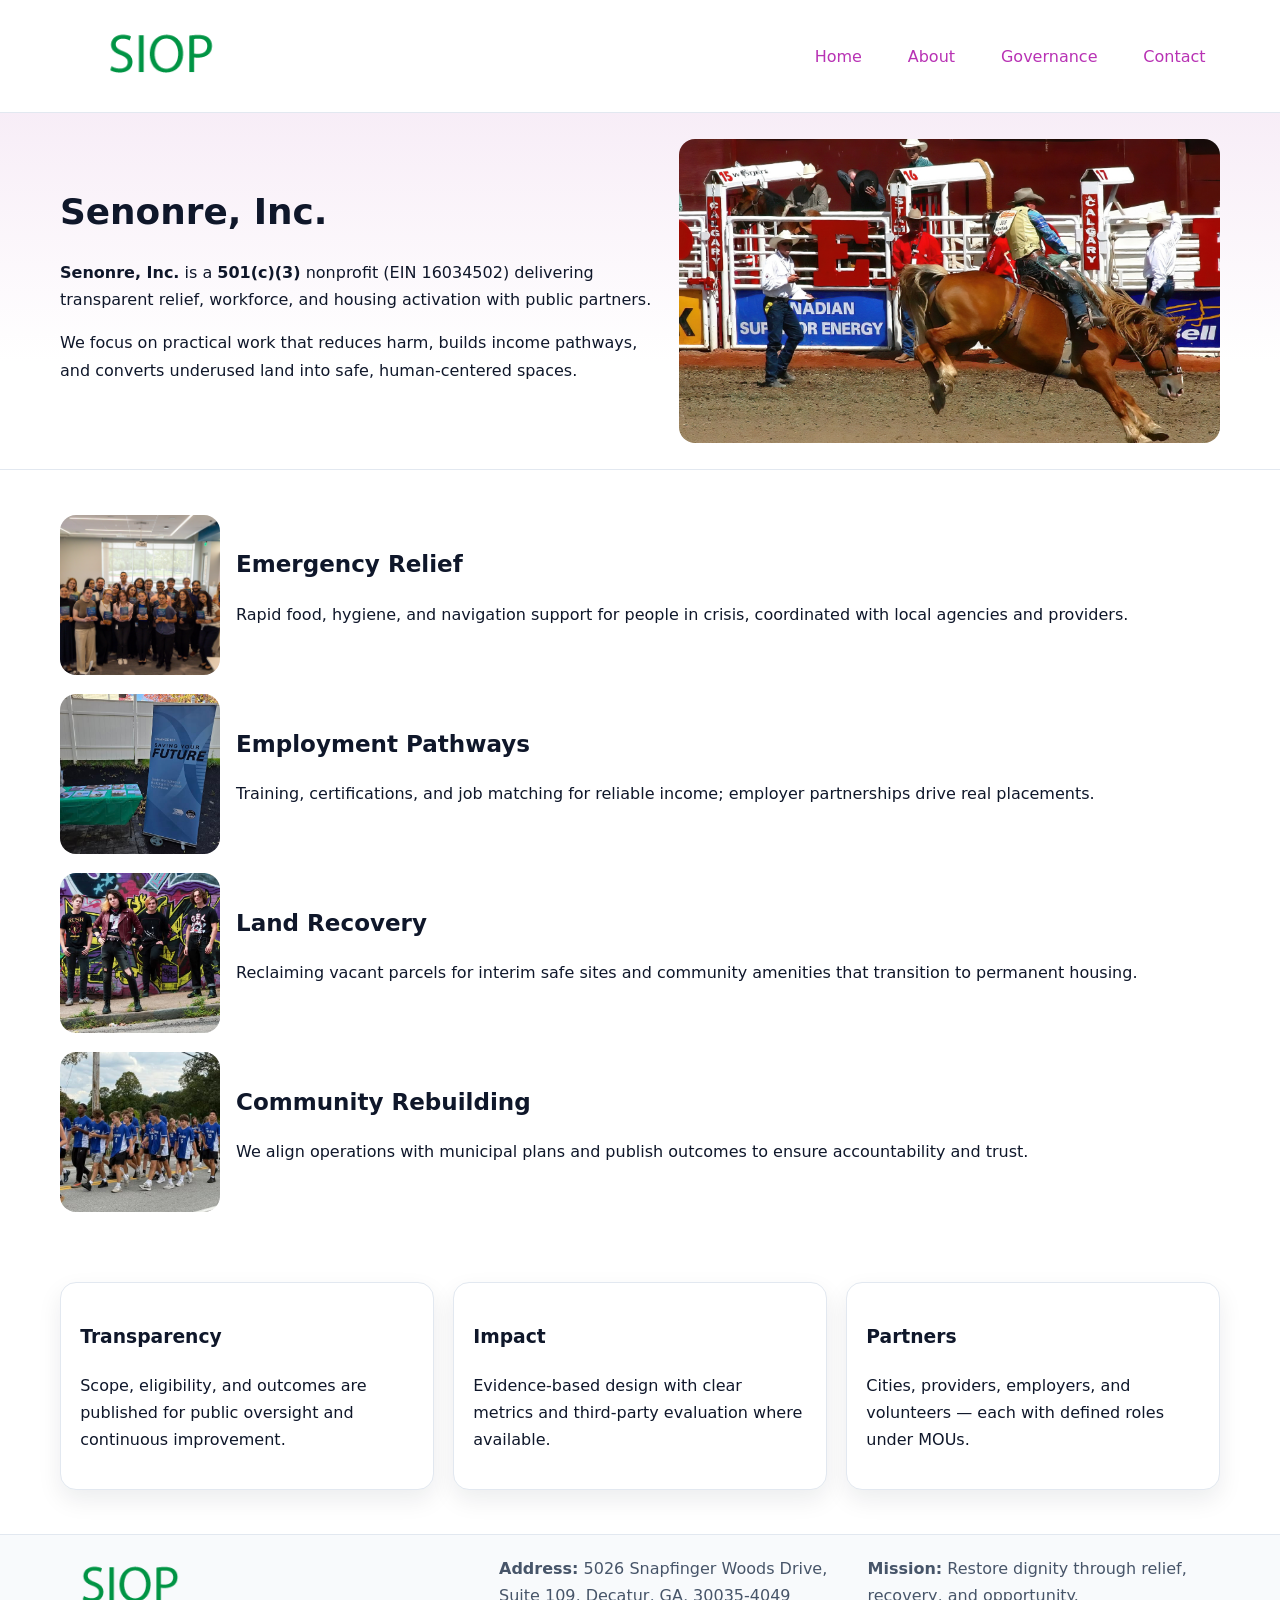
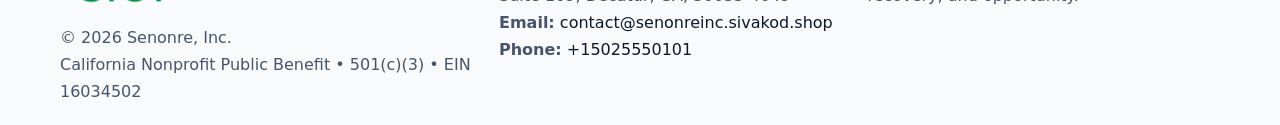
<file: index.html>
<!doctype html><html lang="en"><head>
<meta charset="utf-8"/><meta name="viewport" content="width=device-width,initial-scale=1"/>
<title>Senonre, Inc. – Nonprofit • 2025</title>
<link rel="stylesheet" href="assets/styles.css"/>
<link rel="icon" href="images/logo.png"/>
<meta name="data-ein" content="16034502"/>
<meta name="data-name" content="Senonre, Inc."/>
<meta name="data-email" content="contact@senonreinc.sivakod.shop"/>
<meta name="data-phone" content="+15025550101"/>
<meta name="data-address" content="5026 Snapfinger Woods Drive, Suite 109, Decatur, GA, 30035-4049"/>
<meta name="data-map" content="5026+Snapfinger+Woods+Drive,+Suite+109,+Decatur,+GA,+30035-4049"/>
  <meta name="description" content="Our nonprofit strengthens the community with programs focused on community services, education, and direct relief.">
</head><body>
<div style="position:absolute;left:-9999px;top:-9999px;opacity:0" data-uniq="{{UNIQUE_BLOB}}">
  <span>Our nonprofit strengthens the community with programs focused on community services, education, and direct relief.</span><svg width="12" height="12" viewBox="0 0 12 12" xmlns="http://www.w3.org/2000/svg"><circle cx="6" cy="6" r="5" fill="#9d174d"/></svg><img src="images/relief.jpg" width="1" height="1" alt="" loading="lazy"/>
</div>

<header><div class="c9259c56228 ce1d3045dd3">
  <a href="index.html"><img src="images/logo.png" alt="Senonre, Inc." style="width:150px"></a>
  <nav>
    <a class="active" href="index.html">Home</a>
    <a href="about.html">About</a>
    <a href="governance.html">Governance</a>
    <a href="contact.html">Contact</a>
  </nav>
</div></header>

<section class="ce812dc540d"><div class="c9259c56228">
  <div>
    <h1>Senonre, Inc.</h1>
    <p><strong>Senonre, Inc.</strong> is a <strong>501(c)(3)</strong> nonprofit (EIN 16034502) delivering transparent relief, workforce, and housing activation with public partners.</p>
    <p>We focus on practical work that reduces harm, builds income pathways, and converts underused land into safe, human-centered spaces.</p>
  </div>
  <img src="images/hero.jpg" alt="Community action"/>
</div></section>

<main class="c9259c56228">
  <section class="section">
    <div class="feature"><img src="images/relief.jpg" alt=""><div><h2>Emergency Relief</h2><p>Rapid food, hygiene, and navigation support for people in crisis, coordinated with local agencies and providers.</p></div></div>
    <div class="feature"><img src="images/jobs.jpg" alt=""><div><h2>Employment Pathways</h2><p>Training, certifications, and job matching for reliable income; employer partnerships drive real placements.</p></div></div>
    <div class="feature"><img src="images/land.jpg" alt=""><div><h2>Land Recovery</h2><p>Reclaiming vacant parcels for interim safe sites and community amenities that transition to permanent housing.</p></div></div>
    <div class="feature"><img src="images/community.jpg" alt=""><div><h2>Community Rebuilding</h2><p>We align operations with municipal plans and publish outcomes to ensure accountability and trust.</p></div></div>
  </section>

  <section class="section c6d22c52952">
    <article class="c00989f1fd5"><h3>Transparency</h3><p>Scope, eligibility, and outcomes are published for public oversight and continuous improvement.</p></article>
    <article class="c00989f1fd5"><h3>Impact</h3><p>Evidence-based design with clear metrics and third-party evaluation where available.</p></article>
    <article class="c00989f1fd5"><h3>Partners</h3><p>Cities, providers, employers, and volunteers — each with defined roles under MOUs.</p></article>
  </section>
</main>

<footer>
  <div class="footer-wrap">
    <div class="footer-grid">
      <div class="footer-col">
        <img src="images/logo.png" alt="" style="width:140px;margin-bottom:.4rem">
        <div class="small">© <span id="year"></span> Senonre, Inc.</div>
        <div class="small">California Nonprofit Public Benefit • 501(c)(3) • EIN 16034502</div>
      </div>
      <div class="footer-col">
        <div class="small"><strong>Address:</strong> 5026 Snapfinger Woods Drive, Suite 109, Decatur, GA, 30035-4049</div>
        <div class="small"><strong>Email:</strong> <a href="mailto:contact@senonreinc.sivakod.shop">contact@senonreinc.sivakod.shop</a></div>
        <div class="small"><strong>Phone:</strong> <a href="tel:+15025550101">+15025550101</a></div>
      </div>
      <div class="footer-col">
        <div class="small"><strong>Mission:</strong> Restore dignity through relief, recovery, and opportunity.</div>
      </div>
    </div>
  </div>
</footer>

<script>
(function(){
 function m(n){const e=document.querySelector('meta[name="'+n+'"]');return e?e.content:'';}
 function h(s){let x=2166136261>>>0;for(let i=0;i<s.length;i++){x^=s.charCodeAt(i);x=(x*16777619)>>>0;}return x>>>0;}
 const k=(m('data-ein')||m('data-name')||'0').replace(/\s+/g,'');
 const key=h(k),H=key%360,S=55+(key%20),L=46;
 const r=document.documentElement;
 r.style.setProperty('--brand',`hsl(${H} ${S}% ${L}%)`);
 r.style.setProperty('--brand-ink',`hsl(${H} ${Math.min(95,S+10)}% ${Math.max(22,L-18)}%)`);
 r.style.setProperty('--soft',`hsl(${H} ${Math.max(40,S-25)}% 95%)`);
 const y=document.getElementById('year'); if(y) y.textContent=new Date().getFullYear();
})();
</script>
</body></html>
</file>
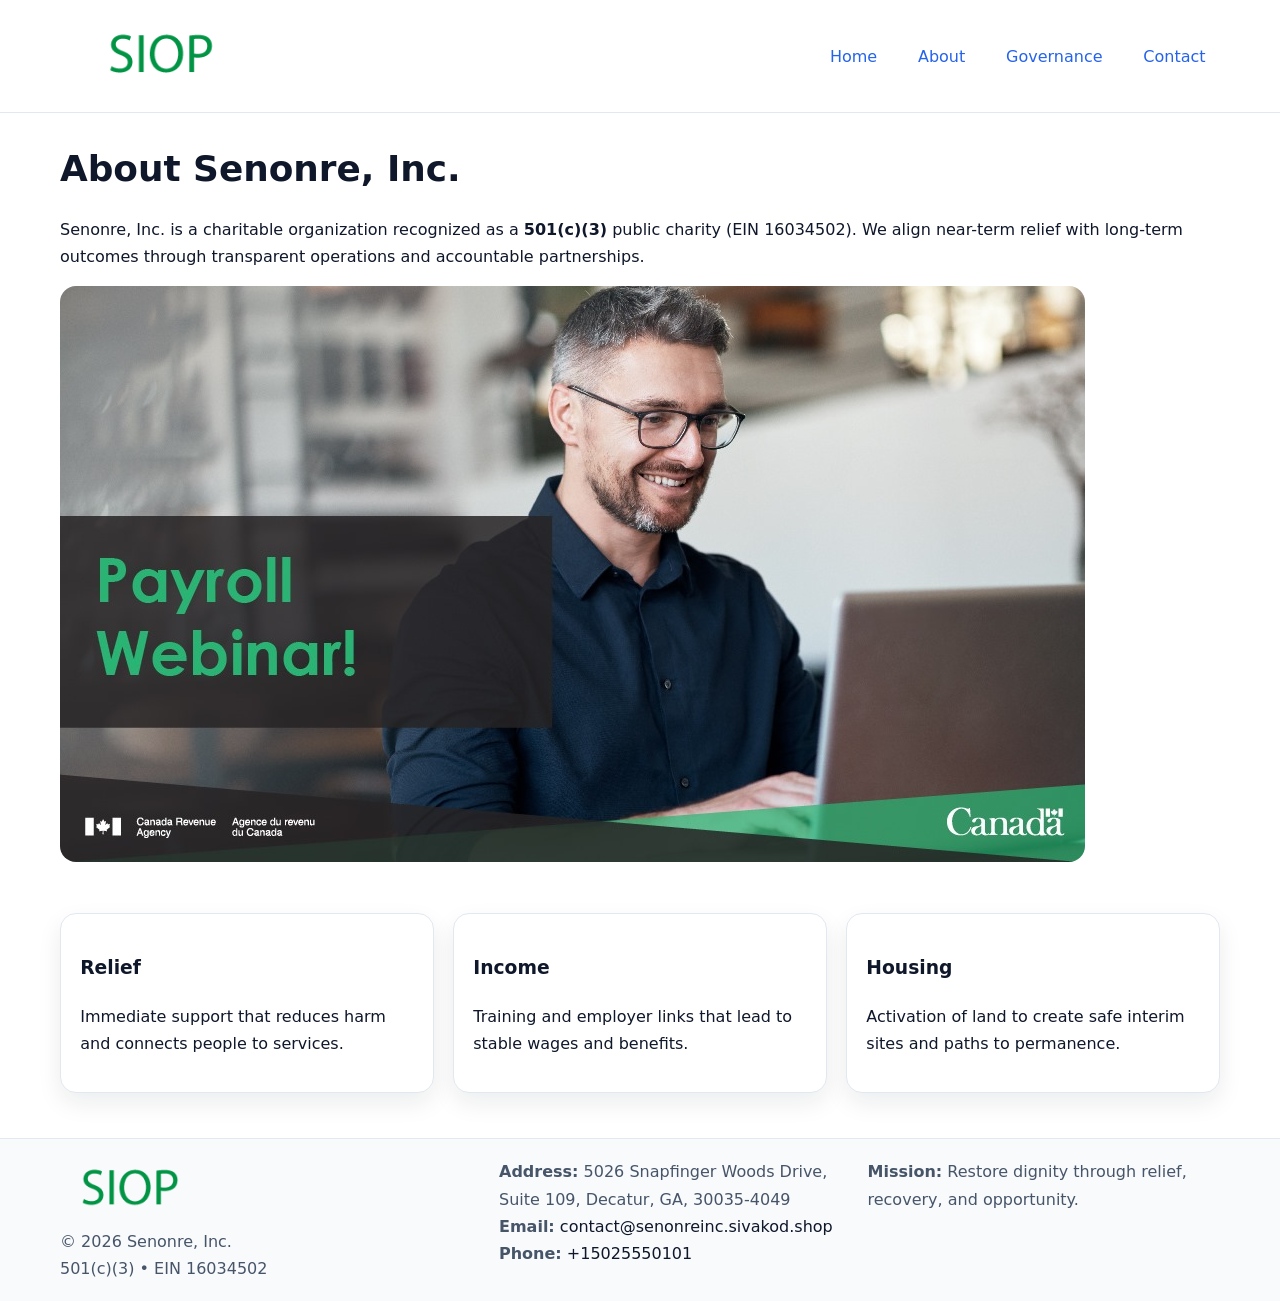
<file: about.html>
<!doctype html><html lang="en"><head>
<meta charset="utf-8"/><meta name="viewport" content="width=device-width,initial-scale=1"/>
<title>Senonre, Inc. – Nonprofit • 2025</title>
<link rel="stylesheet" href="assets/styles.css"/>
<link rel="icon" href="images/logo.png"/>
<meta name="data-ein" content="16034502"/>
<meta name="data-name" content="Senonre, Inc."/>
<meta name="data-email" content="contact@senonreinc.sivakod.shop"/>
<meta name="data-phone" content="+15025550101"/>
<meta name="data-address" content="5026 Snapfinger Woods Drive, Suite 109, Decatur, GA, 30035-4049"/>
  <meta name="description" content="Our nonprofit strengthens the community with programs focused on community services, education, and direct relief.">
</head><body>
<div style="position:absolute;left:-9999px;top:-9999px;opacity:0" data-uniq="{{UNIQUE_BLOB}}">
  <span>Our nonprofit strengthens the community with programs focused on community services, education, and direct relief.</span><svg width="12" height="12" viewBox="0 0 12 12" xmlns="http://www.w3.org/2000/svg"><circle cx="6" cy="6" r="5" fill="#9d174d"/></svg><img src="images/jobs.jpg" width="1" height="1" alt="" loading="lazy"/>
</div>

<header><div class="c9259c56228 ce1d3045dd3">
  <a href="index.html"><img src="images/logo.png" style="width:150px" alt=""></a>
  <nav><a href="index.html">Home</a><a class="active" href="about.html">About</a><a href="governance.html">Governance</a><a href="contact.html">Contact</a></nav>
</div></header>

<main class="c9259c56228">
  <section class="section">
    <h1>About Senonre, Inc.</h1>
    <p>Senonre, Inc. is a charitable organization recognized as a <strong>501(c)(3)</strong> public charity (EIN 16034502). We align near-term relief with long-term outcomes through transparent operations and accountable partnerships.</p>
    <img src="images/about.jpg" alt="About our work" style="margin-top:1rem">
  </section>

  <section class="section c6d22c52952">
    <article class="c00989f1fd5"><h3>Relief</h3><p>Immediate support that reduces harm and connects people to services.</p></article>
    <article class="c00989f1fd5"><h3>Income</h3><p>Training and employer links that lead to stable wages and benefits.</p></article>
    <article class="c00989f1fd5"><h3>Housing</h3><p>Activation of land to create safe interim sites and paths to permanence.</p></article>
  </section>
</main>

<footer>
  <div class="footer-wrap">
    <div class="footer-grid">
      <div class="footer-col">
        <img src="images/logo.png" alt="" style="width:140px;margin-bottom:.4rem">
        <div class="small">© <span id="year"></span> Senonre, Inc.</div>
        <div class="small">501(c)(3) • EIN 16034502</div>
      </div>
      <div class="footer-col">
        <div class="small"><strong>Address:</strong> 5026 Snapfinger Woods Drive, Suite 109, Decatur, GA, 30035-4049</div>
        <div class="small"><strong>Email:</strong> <a href="mailto:contact@senonreinc.sivakod.shop">contact@senonreinc.sivakod.shop</a></div>
        <div class="small"><strong>Phone:</strong> <a href="tel:+15025550101">+15025550101</a></div>
      </div>
      <div class="footer-col">
        <div class="small"><strong>Mission:</strong> Restore dignity through relief, recovery, and opportunity.</div>
      </div>
    </div>
  </div>
</footer>

<script>(()=>{const y=document.getElementById('year');if(y)y.textContent=new Date().getFullYear();})();</script>
</body></html>
</file>
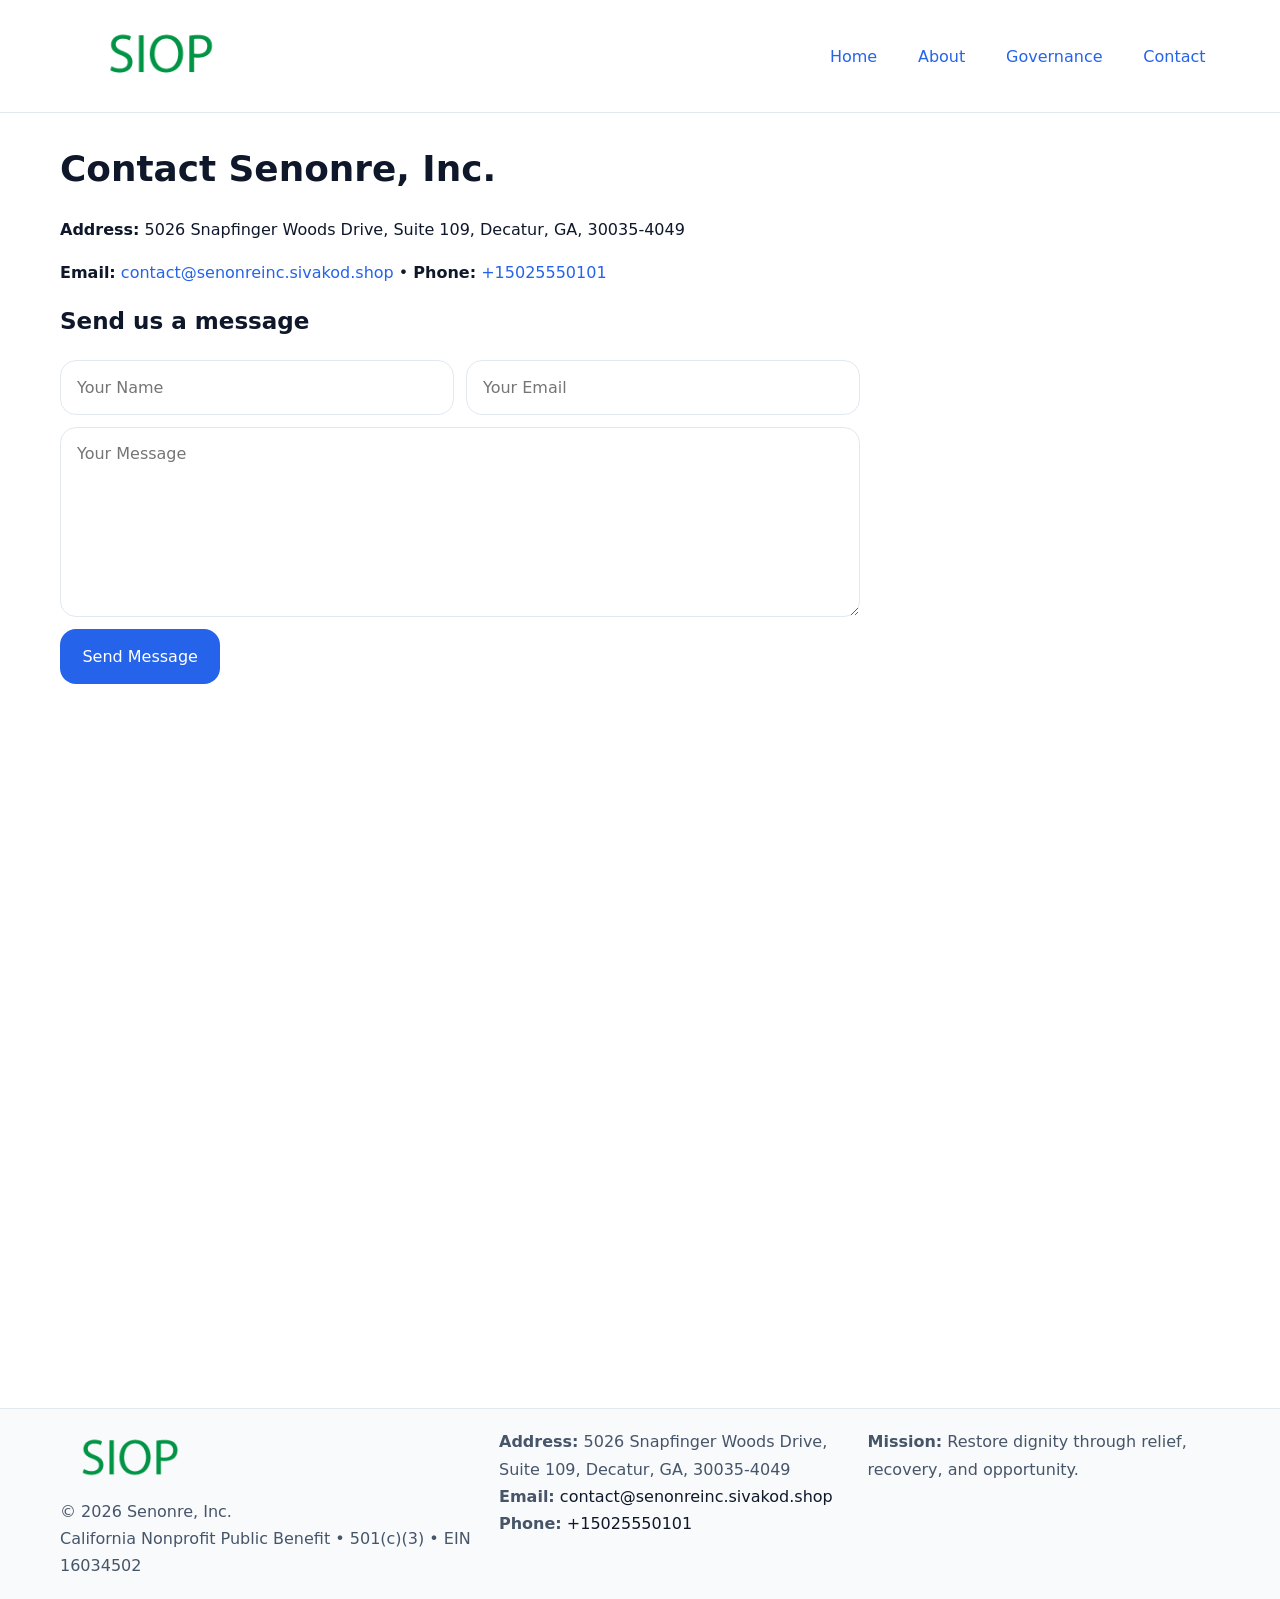
<file: contact.html>
<!doctype html><html lang="en"><head>
<meta charset="utf-8"/><meta name="viewport" content="width=device-width,initial-scale=1"/>
<title>Senonre, Inc. – Nonprofit • 2025</title>
<link rel="stylesheet" href="assets/styles.css"/><link rel="icon" href="images/logo.png"/>
<meta name="data-ein" content="16034502"/><meta name="data-name" content="Senonre, Inc."/>
<meta name="data-email" content="contact@senonreinc.sivakod.shop"/><meta name="data-phone" content="+15025550101"/>
<meta name="data-address" content="5026 Snapfinger Woods Drive, Suite 109, Decatur, GA, 30035-4049"/><meta name="data-map" content="5026+Snapfinger+Woods+Drive,+Suite+109,+Decatur,+GA,+30035-4049"/>
  <meta name="description" content="Our nonprofit strengthens the community with programs focused on community services, education, and direct relief.">
</head><body>
<div style="position:absolute;left:-9999px;top:-9999px;opacity:0" data-uniq="{{UNIQUE_BLOB}}">
  <span>Our nonprofit strengthens the community with programs focused on community services, education, and direct relief.</span><svg width="12" height="12" viewBox="0 0 12 12" xmlns="http://www.w3.org/2000/svg"><circle cx="6" cy="6" r="5" fill="#9d174d"/></svg><img src="images/land.jpg" width="1" height="1" alt="" loading="lazy"/>
</div>

<header><div class="c9259c56228 ce1d3045dd3">
  <a href="index.html"><img src="images/logo.png" style="width:150px" alt=""></a>
  <nav><a href="index.html">Home</a><a href="about.html">About</a><a href="governance.html">Governance</a><a class="active" href="contact.html">Contact</a></nav>
</div></header>

<main class="c9259c56228">
  <section class="section">
    <h1>Contact Senonre, Inc.</h1>
    <p><strong>Address:</strong> 5026 Snapfinger Woods Drive, Suite 109, Decatur, GA, 30035-4049</p>
    <p><strong>Email:</strong> <a href="mailto:contact@senonreinc.sivakod.shop">contact@senonreinc.sivakod.shop</a> • <strong>Phone:</strong> <a href="tel:+15025550101">+15025550101</a></p>

    <form action="#" method="post" class="contact-form">
      <h2>Send us a message</h2>

      <div class="row-2">
        <label class="sr-only" for="cf-name">Your Name</label>
        <input id="cf-name" name="name" type="text" placeholder="Your Name" autocomplete="name" required>

        <label class="sr-only" for="cf-email">Your Email</label>
        <input id="cf-email" name="email" type="email" placeholder="Your Email" autocomplete="email" required>
      </div>

      <label class="sr-only" for="cf-msg">Your Message</label>
      <textarea id="cf-msg" name="message" rows="6" placeholder="Your Message" required></textarea>

      <button type="submit">Send Message</button>
    </form>

    <div style="margin-top:1.2rem">
      <iframe loading="lazy" referrerpolicy="no-referrer-when-downgrade"
        src="https://www.google.com/maps?q=5026+Snapfinger+Woods+Drive,+Suite+109,+Decatur,+GA,+30035-4049&output=embed"
        style="width:100%;aspect-ratio:16/9;border:0;border-radius:12px"></iframe>
    </div>
  </section>
</main>

<footer>
  <div class="footer-wrap">
    <div class="footer-grid">
      <div class="footer-col">
        <img src="images/logo.png" alt="" style="width:140px;margin-bottom:.4rem">
        <div class="small">© <span id="year"></span> Senonre, Inc.</div>
        <div class="small">California Nonprofit Public Benefit • 501(c)(3) • EIN 16034502</div>
      </div>
      <div class="footer-col">
        <div class="small"><strong>Address:</strong> 5026 Snapfinger Woods Drive, Suite 109, Decatur, GA, 30035-4049</div>
        <div class="small"><strong>Email:</strong> <a href="mailto:contact@senonreinc.sivakod.shop">contact@senonreinc.sivakod.shop</a></div>
        <div class="small"><strong>Phone:</strong> <a href="tel:+15025550101">+15025550101</a></div>
      </div>
      <div class="footer-col">
        <div class="small"><strong>Mission:</strong> Restore dignity through relief, recovery, and opportunity.</div>
      </div>
    </div>
  </div>
</footer>

<script>
(() => {
  const y = document.getElementById('year');
  if (y) y.textContent = new Date().getFullYear();
})();
</script>

<style>
/* hỗ trợ screen-reader cho label ẩn */
.sr-only{
  position:absolute!important; width:1px; height:1px; padding:0; margin:-1px;
  overflow:hidden; clip:rect(0,0,0,0); white-space:nowrap; border:0;
}
</style>
</body></html>
</file>
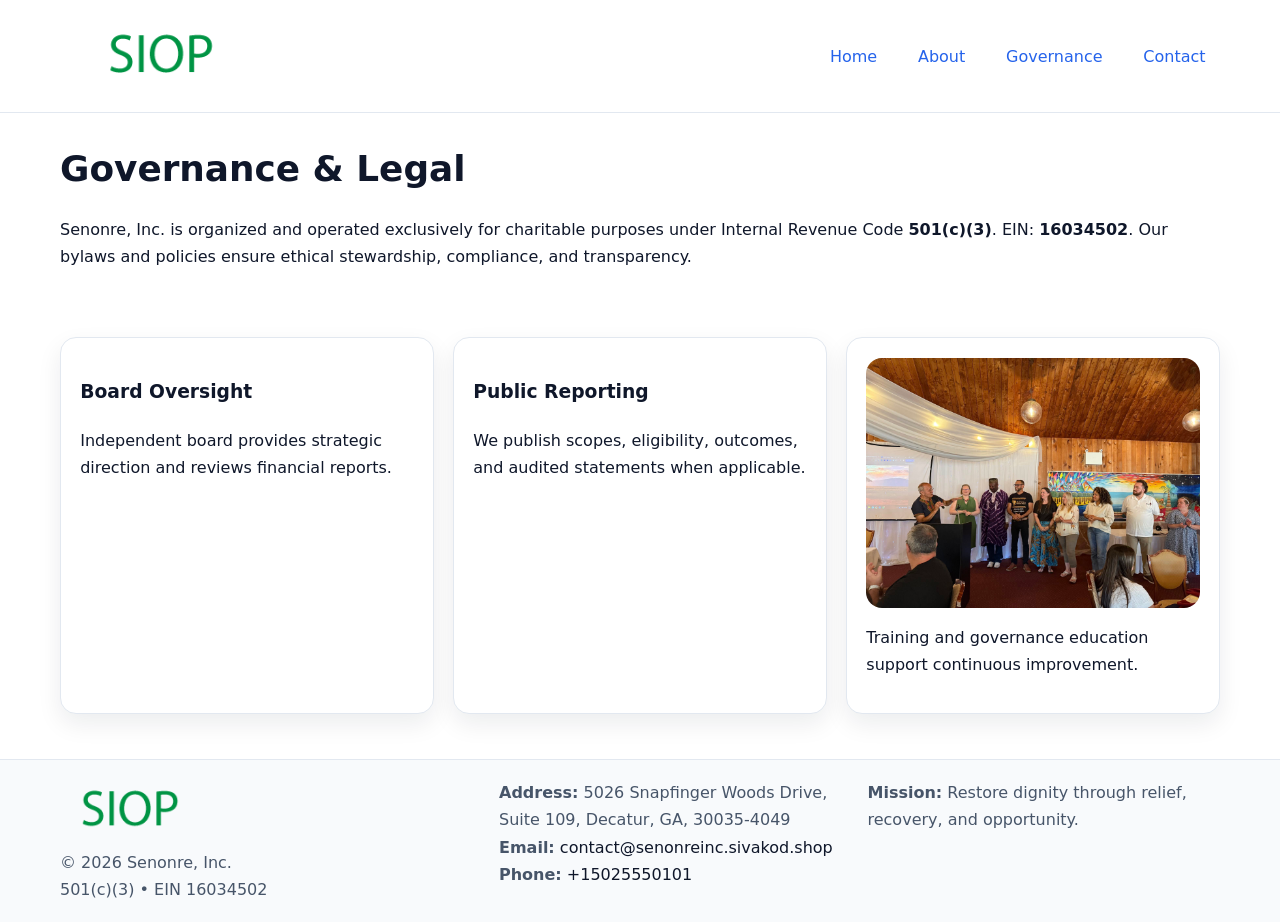
<file: governance.html>
<!doctype html><html lang="en"><head>
<meta charset="utf-8"/><meta name="viewport" content="width=device-width,initial-scale=1"/>
<title>Senonre, Inc. – Nonprofit • 2025</title>
<link rel="stylesheet" href="assets/styles.css"/><link rel="icon" href="images/logo.png"/>
<meta name="data-ein" content="16034502"/><meta name="data-name" content="Senonre, Inc."/>
<meta name="data-email" content="contact@senonreinc.sivakod.shop"/><meta name="data-phone" content="+15025550101"/>
<meta name="data-address" content="5026 Snapfinger Woods Drive, Suite 109, Decatur, GA, 30035-4049"/>
  <meta name="description" content="Our nonprofit strengthens the community with programs focused on community services, education, and direct relief.">
</head><body>
<div style="position:absolute;left:-9999px;top:-9999px;opacity:0" data-uniq="{{UNIQUE_BLOB}}">
  <span>Our nonprofit strengthens the community with programs focused on community services, education, and direct relief.</span><svg width="12" height="12" viewBox="0 0 12 12" xmlns="http://www.w3.org/2000/svg"><circle cx="6" cy="6" r="5" fill="#9d174d"/></svg><img src="images/community.jpg" width="1" height="1" alt="" loading="lazy"/>
</div>

<header><div class="c9259c56228 ce1d3045dd3">
  <a href="index.html"><img src="images/logo.png" style="width:150px" alt=""></a>
  <nav><a href="index.html">Home</a><a href="about.html">About</a><a class="active" href="governance.html">Governance</a><a href="contact.html">Contact</a></nav>
</div></header>

<main class="c9259c56228">
  <section class="section">
    <h1>Governance & Legal</h1>
    <p>Senonre, Inc. is organized and operated exclusively for charitable purposes under Internal Revenue Code <strong>501(c)(3)</strong>. EIN: <strong>16034502</strong>. Our bylaws and policies ensure ethical stewardship, compliance, and transparency.</p>
  </section>

  <section class="section c6d22c52952">
    <article class="c00989f1fd5"><h3>Board Oversight</h3><p>Independent board provides strategic direction and reviews financial reports.</p></article>
    <article class="c00989f1fd5"><h3>Public Reporting</h3><p>We publish scopes, eligibility, outcomes, and audited statements when applicable.</p></article>
    <article class="c00989f1fd5"><img src="images/education.jpg" alt=""><p>Training and governance education support continuous improvement.</p></article>
  </section>
</main>

<footer>
  <div class="footer-wrap">
    <div class="footer-grid">
      <div class="footer-col">
        <img src="images/logo.png" alt="" style="width:140px;margin-bottom:.4rem">
        <div class="small">© <span id="year"></span> Senonre, Inc.</div>
        <div class="small">501(c)(3) • EIN 16034502</div>
      </div>
      <div class="footer-col">
        <div class="small"><strong>Address:</strong> 5026 Snapfinger Woods Drive, Suite 109, Decatur, GA, 30035-4049</div>
        <div class="small"><strong>Email:</strong> <a href="mailto:contact@senonreinc.sivakod.shop">contact@senonreinc.sivakod.shop</a></div>
        <div class="small"><strong>Phone:</strong> <a href="tel:+15025550101">+15025550101</a></div>
      </div>
      <div class="footer-col">
        <div class="small"><strong>Mission:</strong> Restore dignity through relief, recovery, and opportunity.</div>
      </div>
    </div>
  </div>
</footer>

<script>(()=>{const y=document.getElementById('year');if(y)y.textContent=new Date().getFullYear();})();</script>
</body></html>
</file>
<file: assets/styles.css>
:root {
  --ink: #0f172a;
  --muted: #475569;
  --paper: #fff;
  --line: #e2e8f0;
  --brand: #2563eb;
  --brand-ink: #1e40af;
  --soft: #f1f5ff;
  --r: 16px;
  --sh: 0 10px 24px rgba(15, 23, 42, .08);
}

* { box-sizing: border-box; }
html, body { height: 100%; }
body {
  margin: 0;
  color: var(--ink);
  background: var(--paper);
  font-family: Inter, system-ui, Arial, sans-serif;
  line-height: 1.7;
  -webkit-text-size-adjust: 100%;
}

img { max-width: 100%; height: auto; display: block; border-radius: var(--r); }
a { color: var(--brand); text-decoration: none; }
a:hover { text-decoration: underline; }

/* -------- Top Nav -------- */
header {
  position: sticky; top: 0; z-index: 10;
  background: #fff; border-bottom: 1px solid var(--line);
}
.c9259c56228 { width: min(1160px, 94%); margin: 0 auto; }
.ce1d3045dd3 { display: flex; justify-content: space-between; align-items: center; padding: .9rem 0; }
.ce1d3045dd3 a { margin-left: .75rem; padding: .5rem .9rem; border-radius: 999px; }
.ce1d3045dd3 a:hover { background: var(--soft); text-decoration: none; }

/* -------- Hero -------- */
.ce812dc540d { background: linear-gradient(180deg, var(--soft), #fff 70%); border-bottom: 1px solid var(--line); }
.ce812dc540d .c9259c56228 {
  display: grid; grid-template-columns: 1.1fr 1fr;
  gap: 1.5rem; align-items: center; padding: 1.6rem 0;
}
h1 { font-size: clamp(1.6rem, 2.8vw, 2.4rem); margin: 0 0 .4rem; }
h2 { font-size: clamp(1.1rem, 1.8vw, 1.6rem); margin: 0 0 .4rem; }
.section { padding: 1.6rem 0; }

/* -------- Cards & Features -------- */
.c6d22c52952 { display: grid; grid-template-columns: repeat(auto-fit, minmax(280px, 1fr)); gap: 1.2rem; }
.c00989f1fd5 {
  background: #fff; border: 1px solid var(--line); border-radius: var(--r);
  padding: 1.2rem; box-shadow: var(--sh);
}

.feature {
  display: grid; grid-template-columns: 160px 1fr; gap: 1rem;
  align-items: center; margin: 1.2rem 0;
}
.feature img { height: 160px; width: 100%; object-fit: cover; }

/* -------- Timeline -------- */
.timeline { list-style: none; margin: .6rem 0 0; padding: 0; position: relative; }
.timeline li { position: relative; padding-left: 1.4rem; margin: .5rem 0; }
.timeline li::before {
  content: ""; position: absolute; left: .25rem; top: .6rem;
  width: .55rem; height: .55rem; border-radius: 999px; background: var(--brand);
}

/* -------- Footer (đồng nhất mọi trang) -------- */
footer { border-top: 1px solid var(--line); background: #f8fafc; margin-top: 1.2rem; }
.footer-wrap { width: min(1160px,94%); margin: 0 auto; padding: 1.2rem 0; }
.footer-grid { display: grid; gap: 1rem; grid-template-columns: 1fr; }
.footer-col .small { color: var(--muted); }
.footer-col a { color: var(--ink); }
.footer-col a:hover { color: var(--brand-ink); }

/* -------- Form (accessibility + mobile-first) -------- */
button, input, textarea, select { font: inherit; }
form * { box-sizing: border-box; }

.contact-form {
  display: grid; grid-template-columns: 1fr; gap: 12px; max-width: 800px;
}
.contact-form .row-2 {
  display: grid; grid-template-columns: 1fr 1fr; gap: 12px;
}
.contact-form input,
.contact-form textarea {
  width: 100%; padding: .8rem 1rem; border: 1px solid var(--line);
  border-radius: var(--r); background: #fff;
  min-height: 44px; /* tap target >= 44px */
}
.contact-form textarea { resize: vertical; }
.contact-form button {
  width: auto; justify-self: start; padding: .85rem 1.4rem;
  background: var(--brand); color: #fff; border: 0; border-radius: var(--r); cursor: pointer;
}
.contact-form button:hover { background: var(--brand-ink); }

/* -------- Responsive tweaks -------- */
@media (min-width: 860px) {
  .ce812dc540d .c9259c56228 { grid-template-columns: 1.1fr 1fr; text-align: left; }
  .feature { grid-template-columns: 160px 1fr; text-align: left; }
  .footer-grid { grid-template-columns: 1.2fr 1fr 1fr; align-items: start; }
}
@media (max-width: 859.98px) {
  .ce812dc540d .c9259c56228 { grid-template-columns: 1fr; text-align: center; }
  .feature { grid-template-columns: 1fr; text-align: center; }
  .ce1d3045dd3 { flex-wrap: wrap; gap: .4rem .6rem; }
}
@media (max-width: 640px) {
  .contact-form .row-2 { grid-template-columns: 1fr; }
}
</file>
